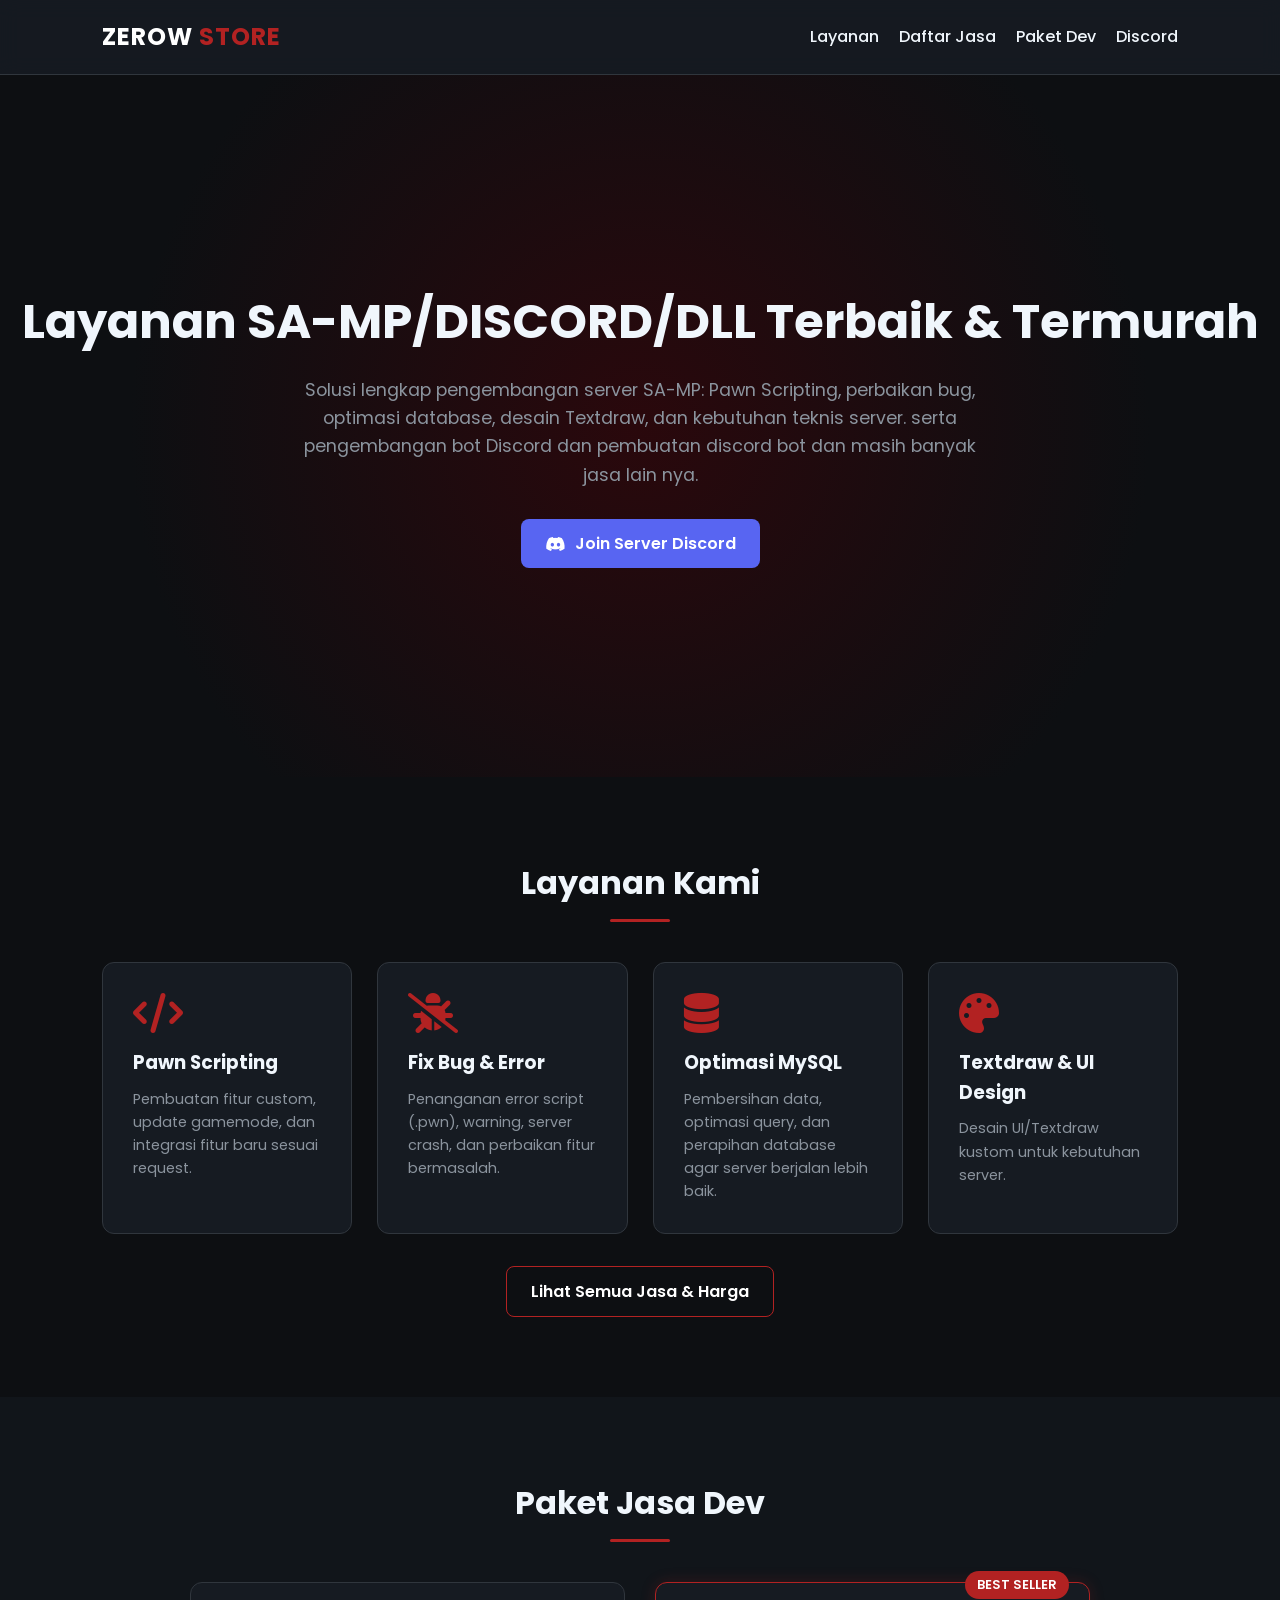
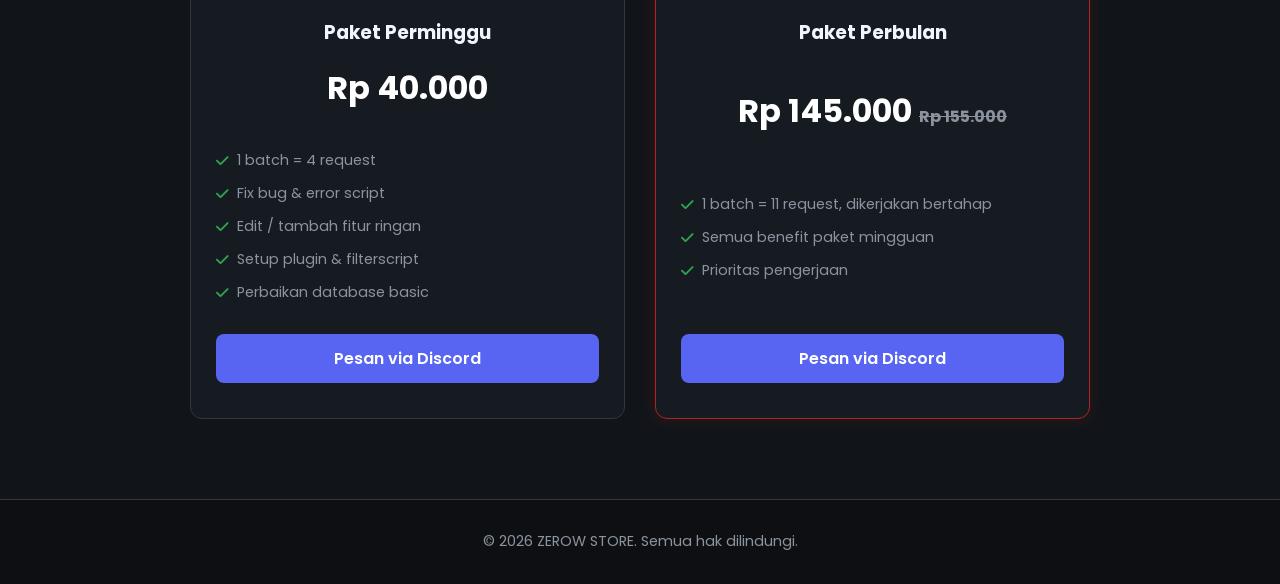
<file: index.html>
<!DOCTYPE html>
<html lang="id">
<head>
    <meta charset="UTF-8">
    <meta name="viewport" content="width=device-width, initial-scale=1.0">
    <meta name="description" content="ZEROW STORE menyediakan jasa pengembangan SA-MP, Discord, bot, mapping, dan hosting.">
    <title>ZEROW STORE - SA-MP Development &amp; Services</title>
    <link rel="preconnect" href="https://fonts.googleapis.com">
    <link rel="preconnect" href="https://fonts.gstatic.com" crossorigin>
    <link href="https://fonts.googleapis.com/css2?family=Poppins:wght@300;400;500;600;700&display=swap" rel="stylesheet">
    <link rel="stylesheet" href="https://cdnjs.cloudflare.com/ajax/libs/font-awesome/6.4.0/css/all.min.css">
    <link rel="stylesheet" href="style.css">
</head>
<body>
    <header class="site-header">
        <a class="logo" href="index.html">ZEROW <span>STORE</span></a>
        <button class="menu-toggle" type="button" aria-label="Buka menu navigasi" aria-controls="main-navigation" aria-expanded="false">
            <span></span>
            <span></span>
            <span></span>
        </button>
        <nav class="site-nav" id="main-navigation" aria-label="Navigasi utama">
            <div class="site-nav-inner">
                <a href="#services">Layanan</a>
                <a href="jasa.html">Daftar Jasa</a>
                <a href="#pricing">Paket Dev</a>
                <a href="https://discord.gg/tj6XQ7X7kJ" target="_blank" rel="noopener noreferrer">Discord</a>
            </div>
        </nav>
    </header>

    <main>
        <section class="hero">
            <h1>Layanan SA-MP/DISCORD/DLL Terbaik & Termurah</h1>
            <p>Solusi lengkap pengembangan server SA-MP: Pawn Scripting, perbaikan bug, optimasi database, desain Textdraw, dan kebutuhan teknis server. serta pengembangan bot Discord dan pembuatan discord bot dan masih banyak jasa lain nya.</p>
            <a href="https://discord.gg/tj6XQ7X7kJ" target="_blank" rel="noopener noreferrer" class="btn-discord">
                <i class="fa-brands fa-discord" aria-hidden="true"></i> Join Server Discord
            </a>
        </section>

        <section id="services">
            <h2 class="section-title">Layanan Kami</h2>
            <div class="services-grid">
                <article class="service-card">
                    <i class="fa-solid fa-code" aria-hidden="true"></i>
                    <h3>Pawn Scripting</h3>
                    <p>Pembuatan fitur custom, update gamemode, dan integrasi fitur baru sesuai request.</p>
                </article>
                <article class="service-card">
                    <i class="fa-solid fa-bug-slash" aria-hidden="true"></i>
                    <h3>Fix Bug &amp; Error</h3>
                    <p>Penanganan error script (.pwn), warning, server crash, dan perbaikan fitur bermasalah.</p>
                </article>
                <article class="service-card">
                    <i class="fa-solid fa-database" aria-hidden="true"></i>
                    <h3>Optimasi MySQL</h3>
                    <p>Pembersihan data, optimasi query, dan perapihan database agar server berjalan lebih baik.</p>
                </article>
                <article class="service-card">
                    <i class="fa-solid fa-palette" aria-hidden="true"></i>
                    <h3>Textdraw &amp; UI Design</h3>
                    <p>Desain UI/Textdraw kustom untuk kebutuhan server.</p>
                </article>
            </div>
            <div class="section-action">
                <a href="jasa.html" class="btn-secondary">Lihat Semua Jasa &amp; Harga</a>
            </div>
        </section>

        <section id="pricing" class="pricing-section">
            <h2 class="section-title">Paket Jasa Dev</h2>
            <div class="pricing-grid">
                <article class="pricing-card">
                    <h3>Paket Perminggu</h3>
                    <div class="price">Rp 40.000</div>
                    <ul class="features-list">
                        <li><i class="fa-solid fa-check" aria-hidden="true"></i> 1 batch = 4 request</li>
                        <li><i class="fa-solid fa-check" aria-hidden="true"></i> Fix bug &amp; error script</li>
                        <li><i class="fa-solid fa-check" aria-hidden="true"></i> Edit / tambah fitur ringan</li>
                        <li><i class="fa-solid fa-check" aria-hidden="true"></i> Setup plugin &amp; filterscript</li>
                        <li><i class="fa-solid fa-check" aria-hidden="true"></i> Perbaikan database basic</li>
                    </ul>
                    <a href="https://discord.gg/tj6XQ7X7kJ" target="_blank" rel="noopener noreferrer" class="btn-discord">Pesan via Discord</a>
                </article>
                <article class="pricing-card featured">
                    <span class="badge">BEST SELLER</span>
                    <h3>Paket Perbulan</h3>
                    <div class="price">Rp 145.000 <del>Rp 155.000</del></div>
                    <ul class="features-list">
                        <li><i class="fa-solid fa-check" aria-hidden="true"></i> 1 batch = 11 request, dikerjakan bertahap</li>
                        <li><i class="fa-solid fa-check" aria-hidden="true"></i> Semua benefit paket mingguan</li>
                        <li><i class="fa-solid fa-check" aria-hidden="true"></i> Prioritas pengerjaan</li>
                    </ul>
                    <a href="https://discord.gg/tj6XQ7X7kJ" target="_blank" rel="noopener noreferrer" class="btn-discord">Pesan via Discord</a>
                </article>
            </div>
        </section>
    </main>

    <footer>
        <p>&copy; 2026 ZEROW STORE. Semua hak dilindungi.</p>
    </footer>
    <script src="navigation.js" defer></script>
</body>
</html>
</file>
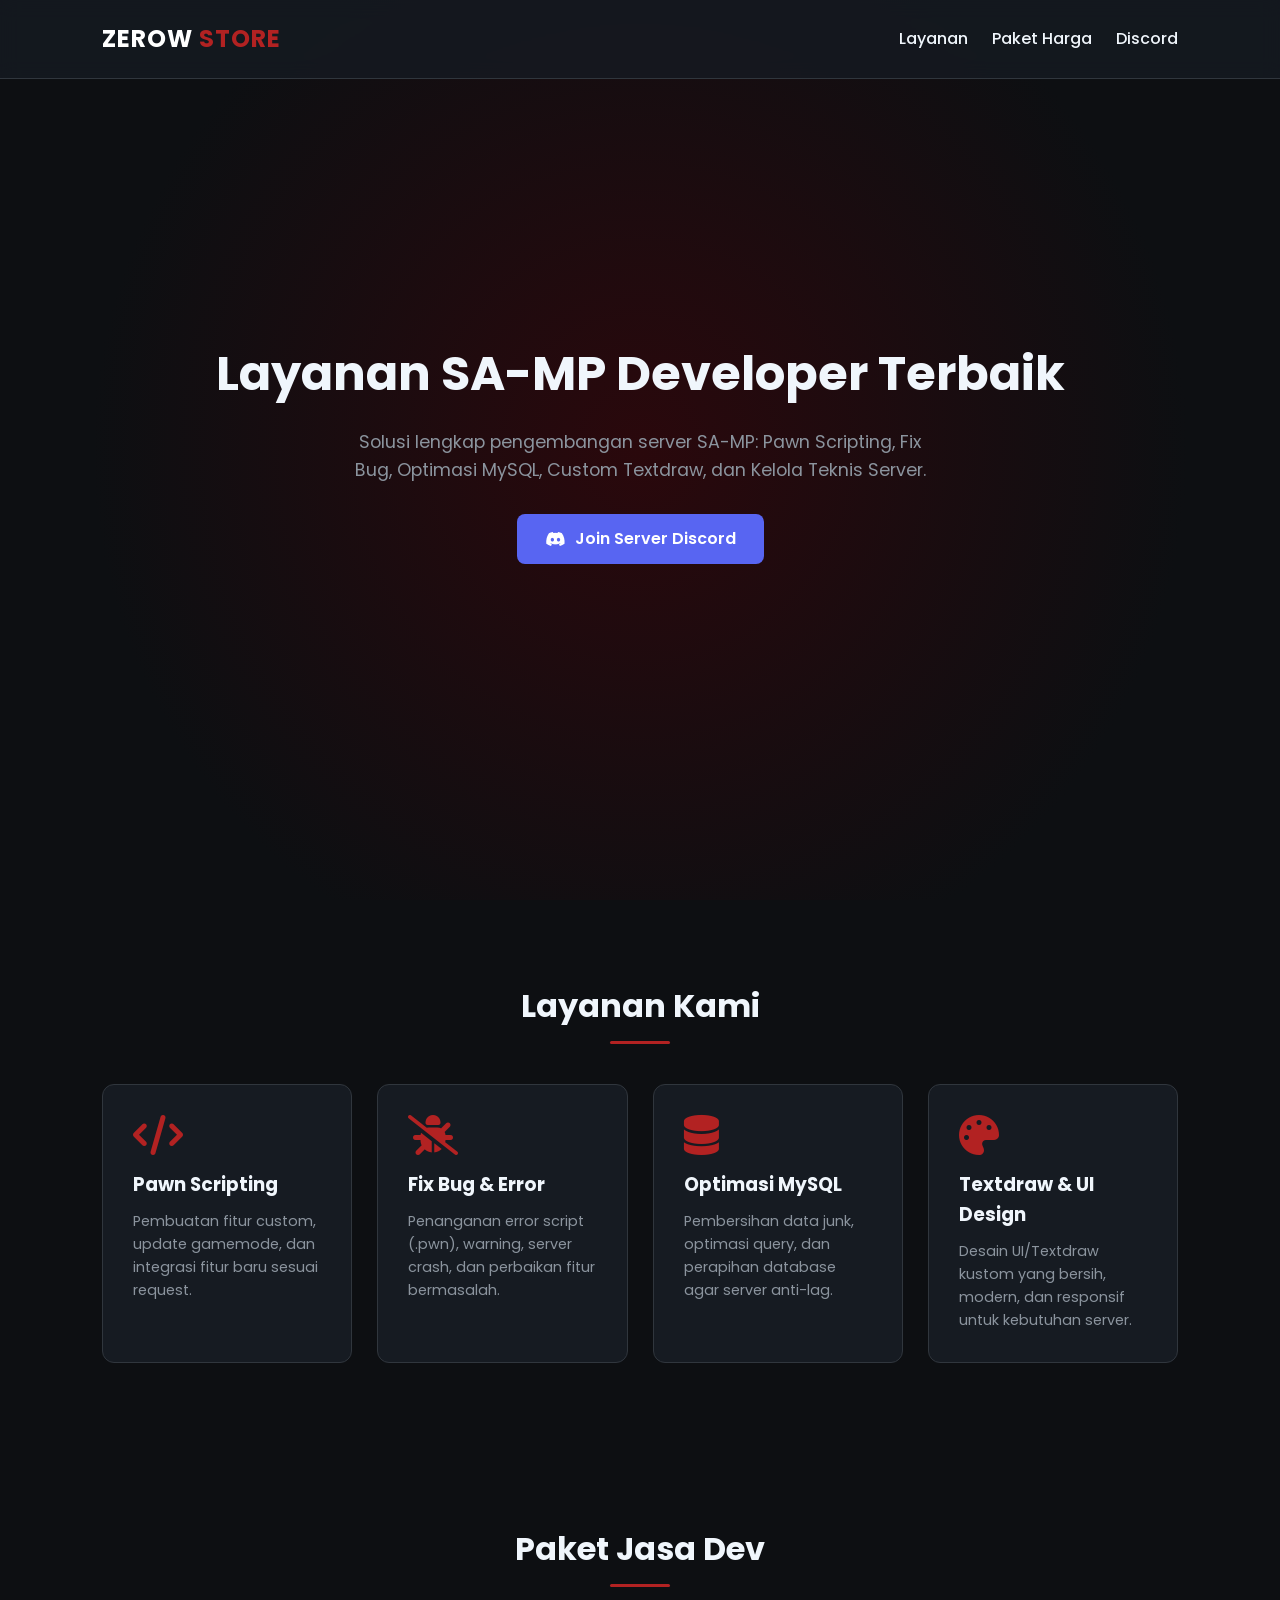
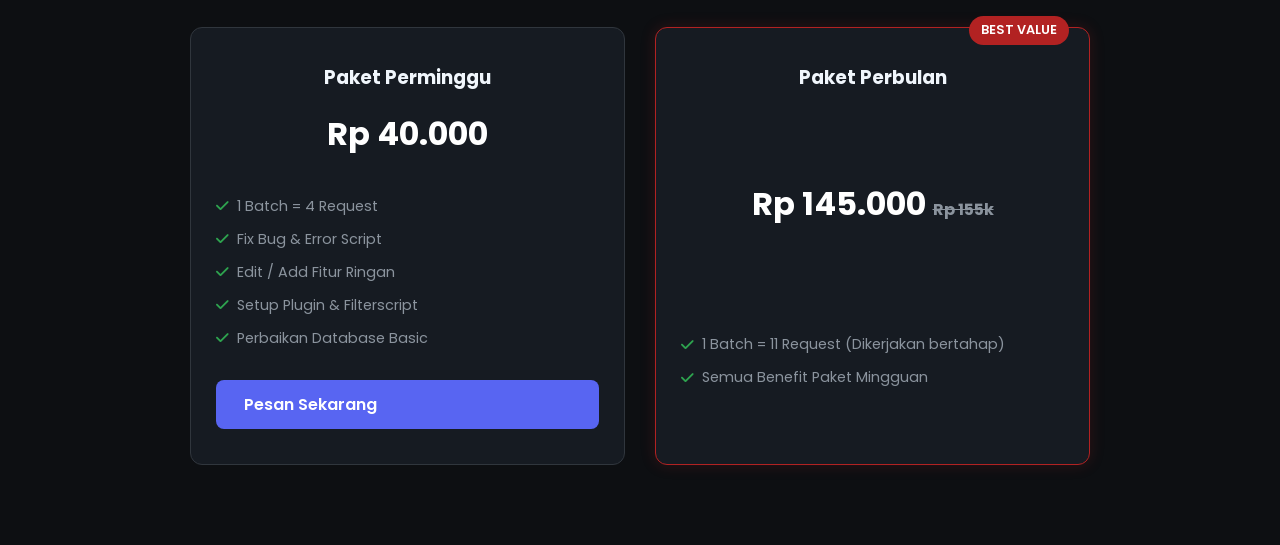
<file: Home.html>
<!DOCTYPE html>
<html lang="id">
<head>
    <meta charset="UTF-8">
    <meta name="viewport" content="width=device-width, initial-scale=1.0">
    <title>ZEROW STORE - SA-MP Development & Services</title>
    <!-- Google Fonts & Font Awesome Icons -->
    <link href="https://fonts.googleapis.com/css2?family=Poppins:wght@300;400;600;700&display=swap" rel="stylesheet">
    <link rel="stylesheet" href="https://cdnjs.cloudflare.com/ajax/libs/font-awesome/6.4.0/css/all.min.css">
    
    <style>
        :root {
            --bg-color: #0d0f12;
            --card-bg: #161b22;
            --accent-color: #8b0000;
            --accent-hover: #b22222;
            --text-color: #f0f6fc;
            --text-secondary: #8b949e;
            --border-color: #30363d;
        }

        * {
            margin: 0;
            padding: 0;
            box-sizing: border-box;
            font-family: 'Poppins', sans-serif;
        }

        body {
            background-color: var(--bg-color);
            color: var(--text-color);
            line-height: 1.6;
        }

        /* Header / Navbar */
        header {
            display: flex;
            justify-content: space-between;
            align-items: center;
            padding: 20px 8%;
            background: rgba(22, 27, 34, 0.8);
            backdrop-filter: blur(10px);
            position: fixed;
            width: 100%;
            top: 0;
            z-index: 1000;
            border-bottom: 1px solid var(--border-color);
        }

        .logo {
            font-size: 1.5rem;
            font-weight: 700;
            color: #fff;
            letter-spacing: 1px;
        }

        .logo span {
            color: var(--accent-hover);
        }

        nav a {
            color: var(--text-color);
            text-decoration: none;
            margin-left: 20px;
            font-weight: 500;
            transition: 0.3s;
        }

        nav a:hover {
            color: var(--accent-hover);
        }

        /* Hero Section */
        .hero {
            height: 100vh;
            display: flex;
            flex-direction: column;
            justify-content: center;
            align-items: center;
            text-align: center;
            padding: 0 20px;
            background: radial-gradient(circle at center, #2a080c 0%, var(--bg-color) 70%);
        }

        .hero h1 {
            font-size: 3rem;
            margin-bottom: 15px;
            font-weight: 700;
        }

        .hero p {
            font-size: 1.1rem;
            color: var(--text-secondary);
            max-width: 600px;
            margin-bottom: 30px;
        }

        .btn-discord {
            display: inline-flex;
            align-items: center;
            gap: 10px;
            background-color: #5865F2;
            color: #fff;
            padding: 12px 28px;
            border-radius: 8px;
            text-decoration: none;
            font-weight: 600;
            transition: 0.3s;
        }

        .btn-discord:hover {
            background-color: #4752C4;
            transform: translateY(-2px);
        }

        /* Sections */
        section {
            padding: 80px 8%;
        }

        .section-title {
            text-align: center;
            font-size: 2rem;
            margin-bottom: 40px;
            position: relative;
        }

        .section-title::after {
            content: '';
            width: 60px;
            height: 3px;
            background: var(--accent-hover);
            display: block;
            margin: 10px auto 0;
            border-radius: 2px;
        }

        /* Services Grid */
        .services-grid {
            display: grid;
            grid-template-columns: repeat(auto-fit, minmax(250px, 1fr));
            gap: 25px;
        }

        .service-card {
            background: var(--card-bg);
            padding: 30px;
            border-radius: 12px;
            border: 1px solid var(--border-color);
            transition: 0.3s;
        }

        .service-card:hover {
            transform: translateY(-5px);
            border-color: var(--accent-hover);
        }

        .service-card i {
            font-size: 2.5rem;
            color: var(--accent-hover);
            margin-bottom: 15px;
        }

        .service-card h3 {
            margin-bottom: 10px;
        }

        .service-card p {
            color: var(--text-secondary);
            font-size: 0.9rem;
        }

        /* Pricing Section */
        .pricing-grid {
            display: grid;
            grid-template-columns: repeat(auto-fit, minmax(280px, 1fr));
            gap: 30px;
            max-width: 900px;
            margin: 0 auto;
        }

        .pricing-card {
            background: var(--card-bg);
            border: 1px solid var(--border-color);
            border-radius: 12px;
            padding: 35px 25px;
            text-align: center;
            position: relative;
            display: flex;
            flex-direction: column;
            justify-content: space-between;
        }

        .pricing-card.featured {
            border-color: var(--accent-hover);
            box-shadow: 0 0 15px rgba(178, 34, 34, 0.2);
        }

        .badge {
            position: absolute;
            top: -12px;
            right: 20px;
            background: var(--accent-hover);
            color: #fff;
            padding: 4px 12px;
            font-size: 0.8rem;
            font-weight: 600;
            border-radius: 20px;
        }

        .price {
            font-size: 2rem;
            font-weight: 700;
            margin: 15px 0;
            color: #fff;
        }

        .price del {
            font-size: 1rem;
            color: var(--text-secondary);
        }

        .features-list {
            list-style: none;
            text-align: left;
            margin: 20px 0;
            font-size: 0.9rem;
            color: var(--text-secondary);
        }

        .features-list li {
            margin-bottom: 10px;
            display: flex;
            align-items: center;
            gap: 8px;
        }

        .features-list i {
            color: #2ea44f;
        }

        /* Footer */
        footer {
            text-align: center;
            padding: 30px;
            border-top: 1px solid var(--border-color);
            color: var(--text-secondary);
            font-size: 0.9rem;
        }

        /* Responsive */
        @media (max-width: 768px) {
            .hero h1 { font-size: 2.2rem; }
            header { padding: 15px 5%; }
            section { padding: 60px 5%; }
        }
    </style>
</head>
<body>

    <!-- Header / Navbar -->
    <header>
        <div class="logo">ZEROW <span>STORE</span></div>
        <nav>
            <a href="#services">Layanan</a>
            <a href="#pricing">Paket Harga</a>
            <a href="https://discord.gg/your-link" target="_blank">Discord</a>
        </nav>
    </header>

    <!-- Hero Section -->
    <div class="hero">
        <h1>Layanan SA-MP Developer Terbaik</h1>
        <p>Solusi lengkap pengembangan server SA-MP: Pawn Scripting, Fix Bug, Optimasi MySQL, Custom Textdraw, dan Kelola Teknis Server.</p>
        <a href="https://discord.gg/your-link" target="_blank" class="btn-discord">
            <i class="fa-brands fa-discord"></i> Join Server Discord
        </a>
    </div>

    <!-- Services Section -->
    <section id="services">
        <h2 class="section-title">Layanan Kami</h2>
        <div class="services-grid">
            <div class="service-card">
                <i class="fa-solid fa-code"></i>
                <h3>Pawn Scripting</h3>
                <p>Pembuatan fitur custom, update gamemode, dan integrasi fitur baru sesuai request.</p>
            </div>
            <div class="service-card">
                <i class="fa-solid fa-bug-slash"></i>
                <h3>Fix Bug & Error</h3>
                <p>Penanganan error script (.pwn), warning, server crash, dan perbaikan fitur bermasalah.</p>
            </div>
            <div class="service-card">
                <i class="fa-solid fa-database"></i>
                <h3>Optimasi MySQL</h3>
                <p>Pembersihan data junk, optimasi query, dan perapihan database agar server anti-lag.</p>
            </div>
            <div class="service-card">
                <i class="fa-solid fa-palette"></i>
                <h3>Textdraw & UI Design</h3>
                <p>Desain UI/Textdraw kustom yang bersih, modern, dan responsif untuk kebutuhan server.</p>
            </div>
        </div>
    </section>

    <!-- Pricing Section -->
    <section id="pricing">
        <h2 class="section-title">Paket Jasa Dev</h2>
        <div class="pricing-grid">
            <!-- Paket Mingguan -->
            <div class="pricing-card">
                <h3>Paket Perminggu</h3>
                <div class="price">Rp 40.000</div>
                <ul class="features-list">
                    <li><i class="fa-solid fa-check"></i> 1 Batch = 4 Request</li>
                    <li><i class="fa-solid fa-check"></i> Fix Bug & Error Script</li>
                    <li><i class="fa-solid fa-check"></i> Edit / Add Fitur Ringan</li>
                    <li><i class="fa-solid fa-check"></i> Setup Plugin & Filterscript</li>
                    <li><i class="fa-solid fa-check"></i> Perbaikan Database Basic</li>
                </ul>
                <a href="https://discord.gg/your-link" target="_blank" class="btn-discord">Pesan Sekarang</a>
            </div>

            <!-- Paket Bulanan -->
            <div class="pricing-card featured">
                <span class="badge">BEST VALUE</span>
                <h3>Paket Perbulan</h3>
                <div class="price">Rp 145.000 <del>Rp 155k</del></div>
                <ul class="features-list">
                    <li><i class="fa-solid fa-check"></i> 1 Batch = 11 Request (Dikerjakan bertahap)</li>
                    <li><i class="fa-solid fa-check"></i> Semua Benefit Paket Mingguan</li>
                    <li><i class="fa-
</file>
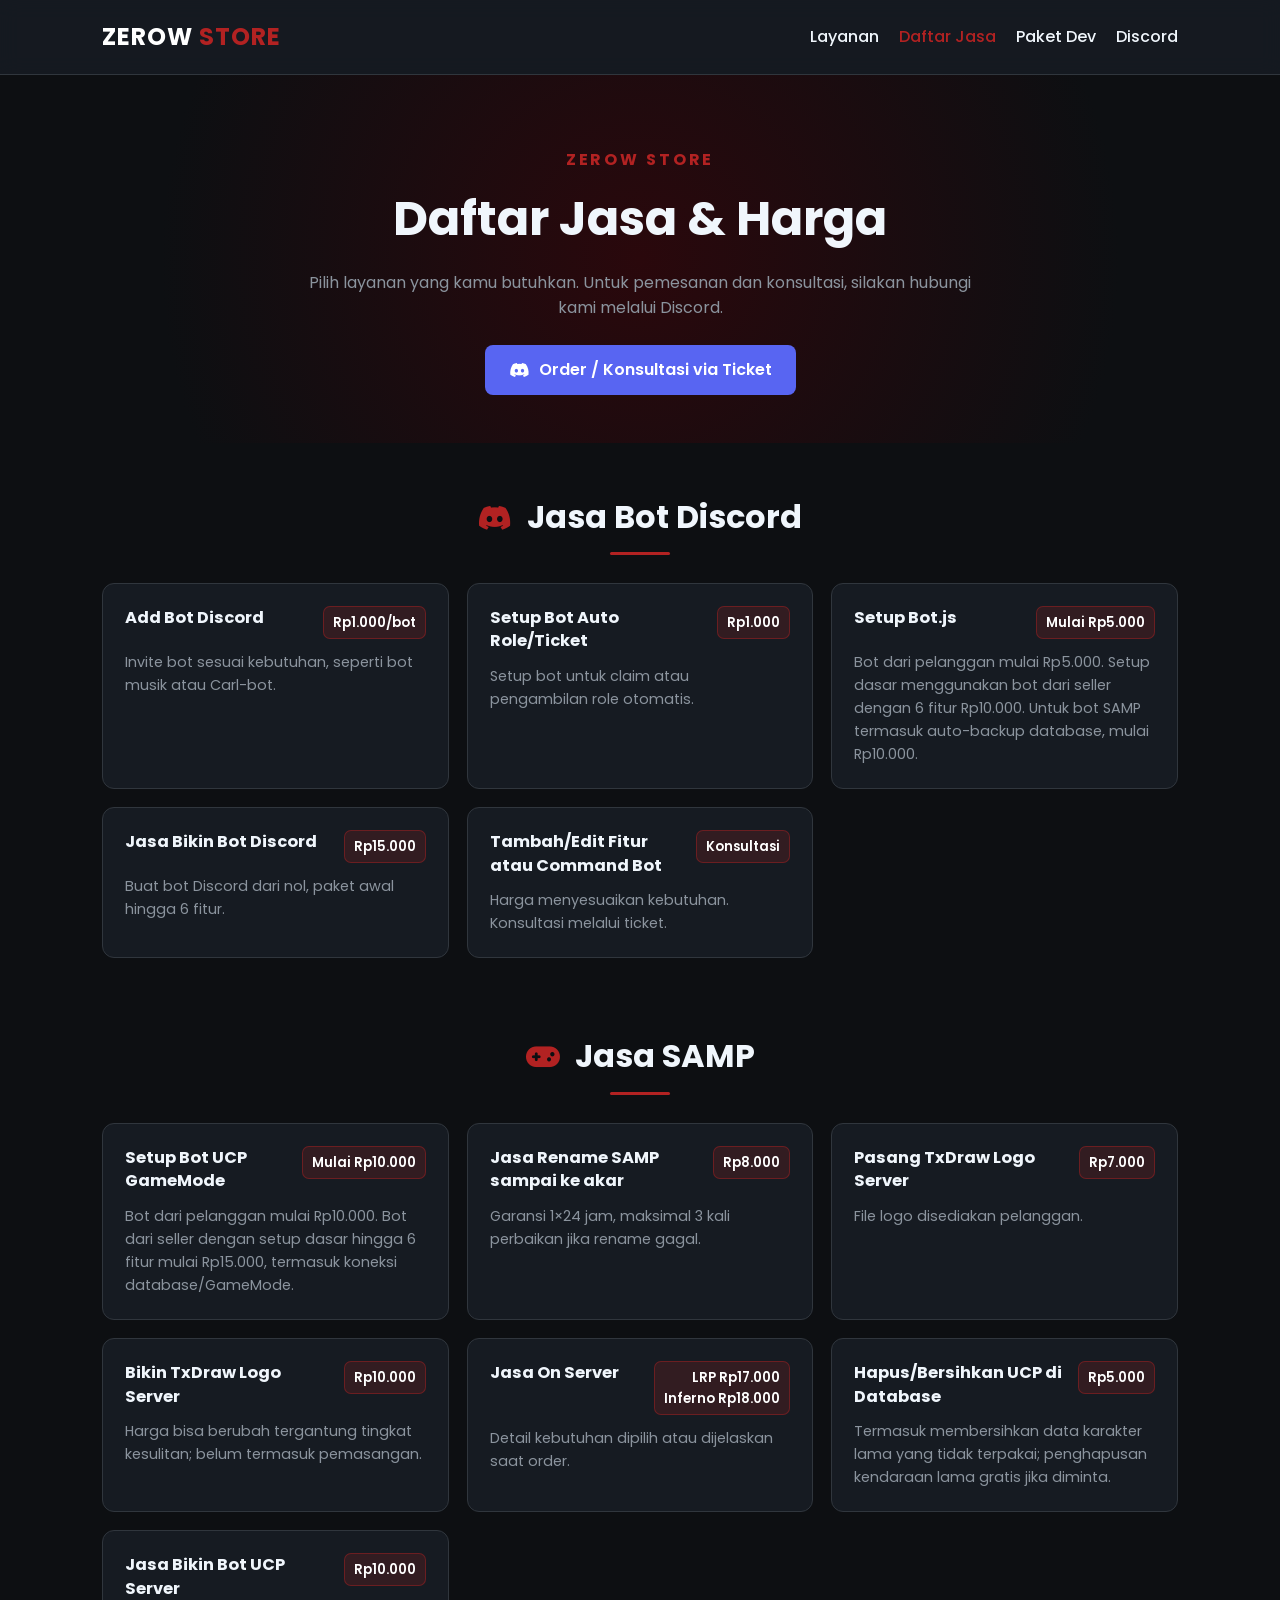
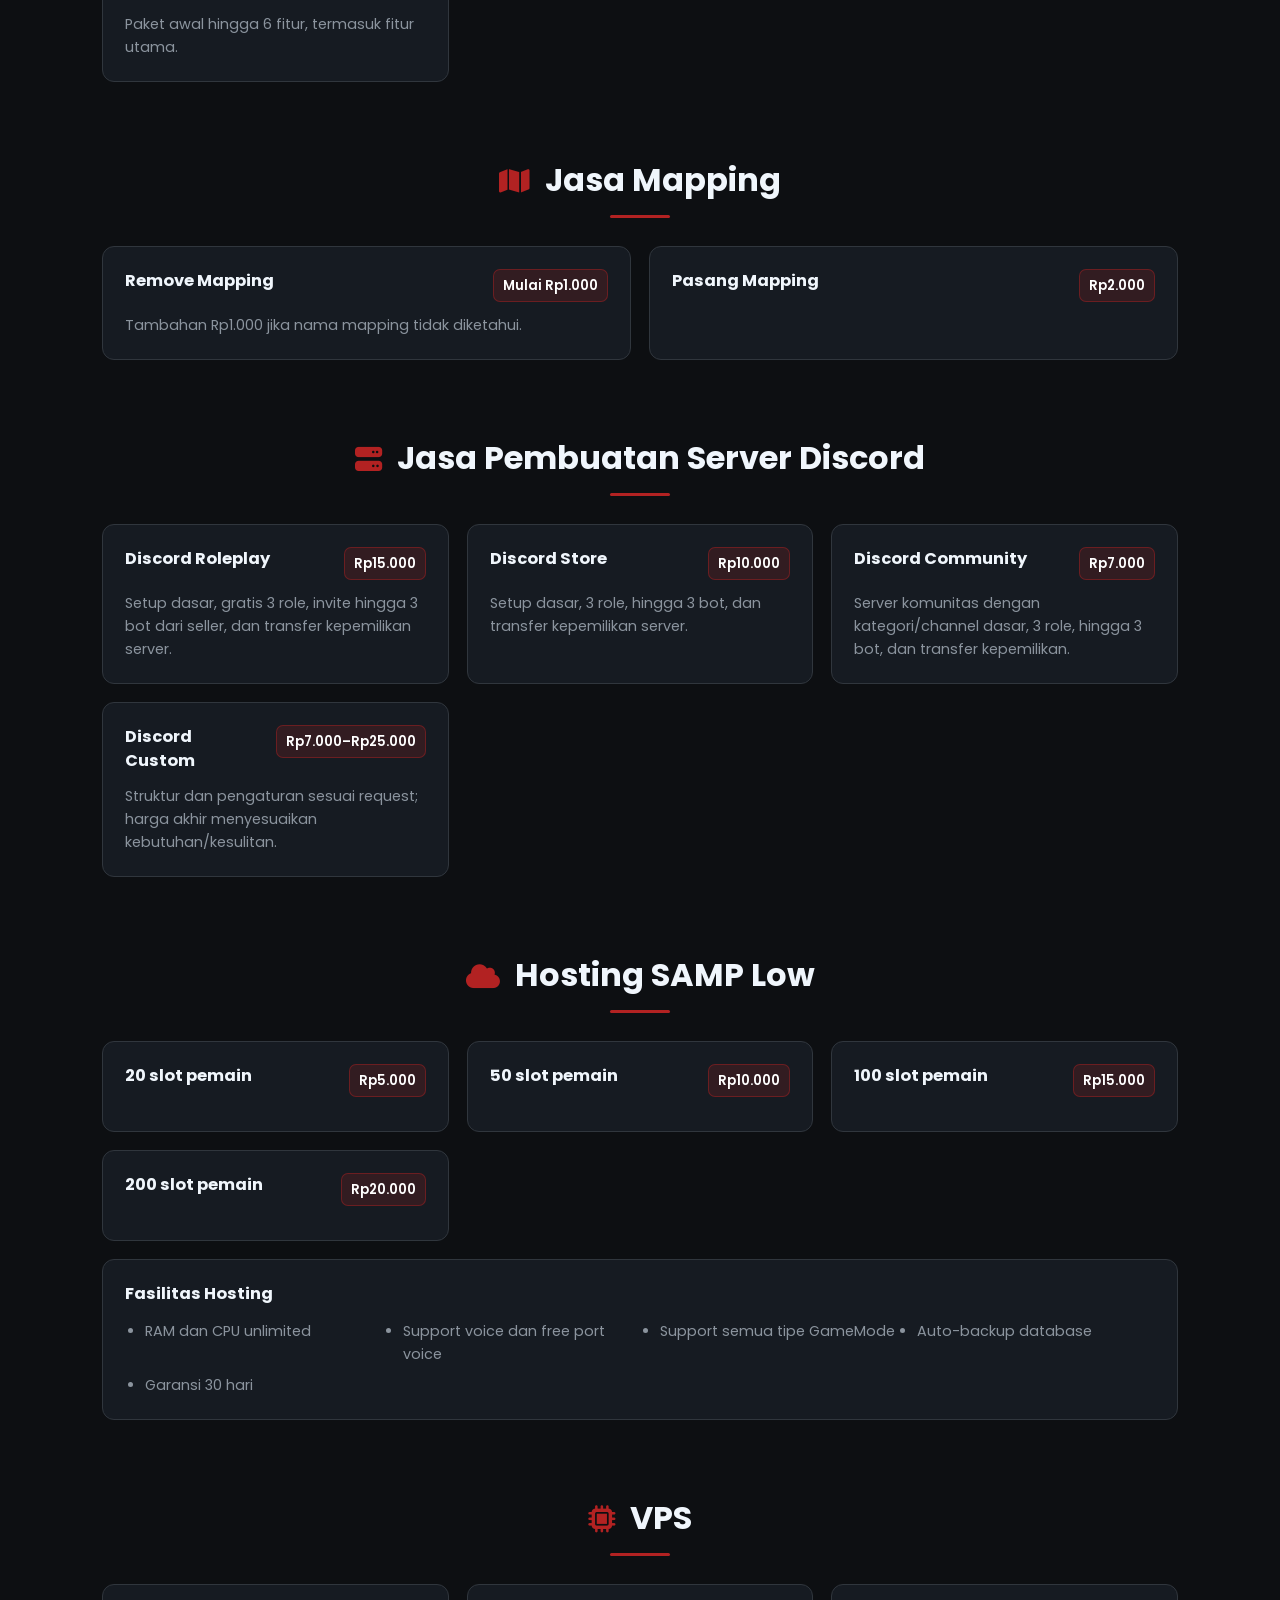
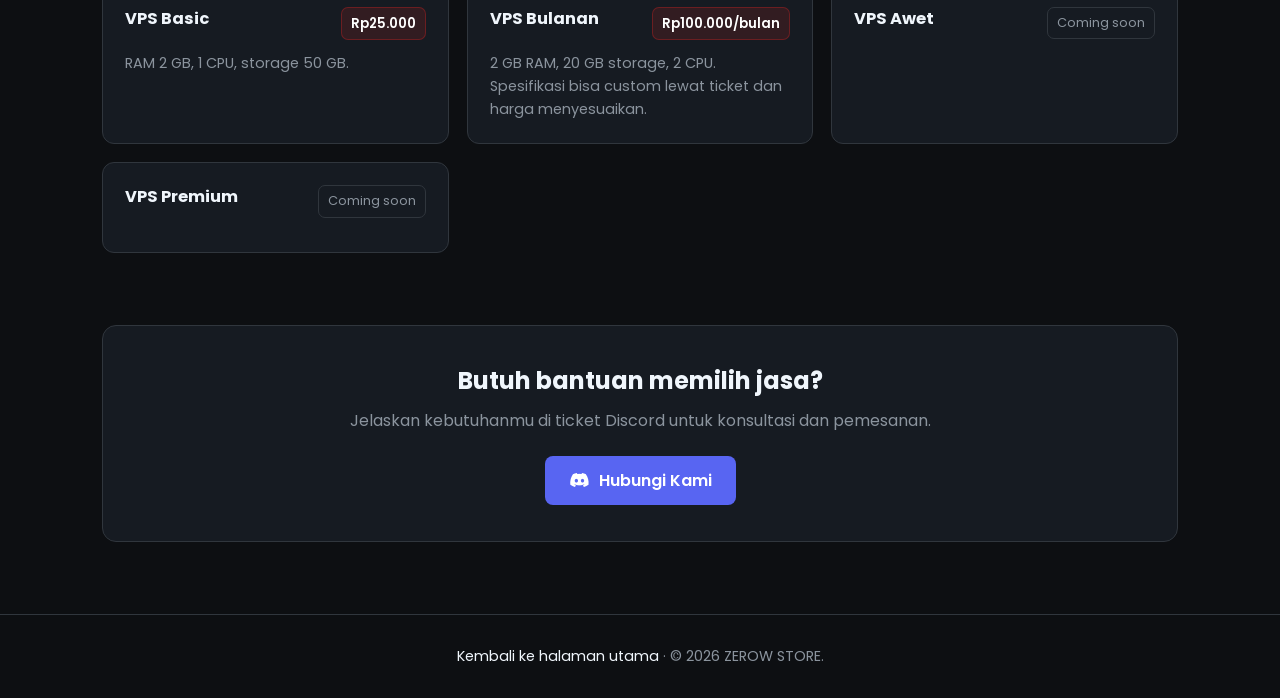
<file: jasa.html>
<!DOCTYPE html>
<html lang="id">
<head>
    <meta charset="UTF-8">
    <meta name="viewport" content="width=device-width, initial-scale=1.0">
    <meta name="description" content="Daftar jasa dan harga ZEROW STORE untuk Discord, SA-MP, mapping, hosting, dan VPS.">
    <title>Daftar Jasa &amp; Harga - ZEROW STORE</title>
    <link rel="preconnect" href="https://fonts.googleapis.com">
    <link rel="preconnect" href="https://fonts.gstatic.com" crossorigin>
    <link href="https://fonts.googleapis.com/css2?family=Poppins:wght@300;400;500;600;700&display=swap" rel="stylesheet">
    <link rel="stylesheet" href="https://cdnjs.cloudflare.com/ajax/libs/font-awesome/6.4.0/css/all.min.css">
    <link rel="stylesheet" href="style.css">
    <link rel="stylesheet" href="services.css">
</head>
<body>
    <header class="site-header">
        <a class="logo" href="index.html">ZEROW <span>STORE</span></a>
        <button class="menu-toggle" type="button" aria-label="Buka menu navigasi" aria-controls="main-navigation" aria-expanded="false">
            <span></span>
            <span></span>
            <span></span>
        </button>
        <nav class="site-nav" id="main-navigation" aria-label="Navigasi utama">
            <div class="site-nav-inner">
                <a href="index.html#services">Layanan</a>
                <a href="jasa.html" aria-current="page">Daftar Jasa</a>
                <a href="index.html#pricing">Paket Dev</a>
                <a href="https://discord.gg/tj6XQ7X7kJ" target="_blank" rel="noopener noreferrer">Discord</a>
            </div>
        </nav>
    </header>

    <main class="catalog">
        <section class="catalog-hero">
            <p class="eyebrow">ZEROW STORE</p>
            <h1>Daftar Jasa &amp; Harga</h1>
            <p>Pilih layanan yang kamu butuhkan. Untuk pemesanan dan konsultasi, silakan hubungi kami melalui Discord.</p>
            <a href="https://discord.gg/tj6XQ7X7kJ" target="_blank" rel="noopener noreferrer" class="btn-discord">
                <i class="fa-brands fa-discord" aria-hidden="true"></i> Order / Konsultasi via Ticket
            </a>
        </section>

        <section class="catalog-section" aria-labelledby="discord-services">
            <h2 class="section-title" id="discord-services"><i class="fa-brands fa-discord" aria-hidden="true"></i> Jasa Bot Discord</h2>
            <div class="catalog-grid">
                <article class="catalog-card">
                    <div class="card-heading"><h3>Add Bot Discord</h3><span class="service-price">Rp1.000/bot</span></div>
                    <p>Invite bot sesuai kebutuhan, seperti bot musik atau Carl-bot.</p>
                </article>
                <article class="catalog-card">
                    <div class="card-heading"><h3>Setup Bot Auto Role/Ticket</h3><span class="service-price">Rp1.000</span></div>
                    <p>Setup bot untuk claim atau pengambilan role otomatis.</p>
                </article>
                <article class="catalog-card">
                    <div class="card-heading"><h3>Setup Bot.js</h3><span class="service-price">Mulai Rp5.000</span></div>
                    <p>Bot dari pelanggan mulai Rp5.000. Setup dasar menggunakan bot dari seller dengan 6 fitur Rp10.000. Untuk bot SAMP termasuk auto-backup database, mulai Rp10.000.</p>
                </article>
                <article class="catalog-card">
                    <div class="card-heading"><h3>Jasa Bikin Bot Discord</h3><span class="service-price">Rp15.000</span></div>
                    <p>Buat bot Discord dari nol, paket awal hingga 6 fitur.</p>
                </article>
                <article class="catalog-card">
                    <div class="card-heading"><h3>Tambah/Edit Fitur atau Command Bot</h3><span class="service-price">Konsultasi</span></div>
                    <p>Harga menyesuaikan kebutuhan. Konsultasi melalui ticket.</p>
                </article>
            </div>
        </section>

        <section class="catalog-section" aria-labelledby="samp-services">
            <h2 class="section-title" id="samp-services"><i class="fa-solid fa-gamepad" aria-hidden="true"></i> Jasa SAMP</h2>
            <div class="catalog-grid">
                <article class="catalog-card">
                    <div class="card-heading"><h3>Setup Bot UCP GameMode</h3><span class="service-price">Mulai Rp10.000</span></div>
                    <p>Bot dari pelanggan mulai Rp10.000. Bot dari seller dengan setup dasar hingga 6 fitur mulai Rp15.000, termasuk koneksi database/GameMode.</p>
                </article>
                <article class="catalog-card">
                    <div class="card-heading"><h3>Jasa Rename SAMP sampai ke akar</h3><span class="service-price">Rp8.000</span></div>
                    <p>Garansi 1×24 jam, maksimal 3 kali perbaikan jika rename gagal.</p>
                </article>
                <article class="catalog-card">
                    <div class="card-heading"><h3>Pasang TxDraw Logo Server</h3><span class="service-price">Rp7.000</span></div>
                    <p>File logo disediakan pelanggan.</p>
                </article>
                <article class="catalog-card">
                    <div class="card-heading"><h3>Bikin TxDraw Logo Server</h3><span class="service-price">Rp10.000</span></div>
                    <p>Harga bisa berubah tergantung tingkat kesulitan; belum termasuk pemasangan.</p>
                </article>
                <article class="catalog-card">
                    <div class="card-heading"><h3>Jasa On Server</h3><span class="service-price">LRP Rp17.000<br>Inferno Rp18.000</span></div>
                    <p>Detail kebutuhan dipilih atau dijelaskan saat order.</p>
                </article>
                <article class="catalog-card">
                    <div class="card-heading"><h3>Hapus/Bersihkan UCP di Database</h3><span class="service-price">Rp5.000</span></div>
                    <p>Termasuk membersihkan data karakter lama yang tidak terpakai; penghapusan kendaraan lama gratis jika diminta.</p>
                </article>
                <article class="catalog-card">
                    <div class="card-heading"><h3>Jasa Bikin Bot UCP Server</h3><span class="service-price">Rp10.000</span></div>
                    <p>Paket awal hingga 6 fitur, termasuk fitur utama.</p>
                </article>
            </div>
        </section>

        <section class="catalog-section" aria-labelledby="mapping-services">
            <h2 class="section-title" id="mapping-services"><i class="fa-solid fa-map" aria-hidden="true"></i> Jasa Mapping</h2>
            <div class="catalog-grid">
                <article class="catalog-card">
                    <div class="card-heading"><h3>Remove Mapping</h3><span class="service-price">Mulai Rp1.000</span></div>
                    <p>Tambahan Rp1.000 jika nama mapping tidak diketahui.</p>
                </article>
                <article class="catalog-card">
                    <div class="card-heading"><h3>Pasang Mapping</h3><span class="service-price">Rp2.000</span></div>
                </article>
            </div>
        </section>

        <section class="catalog-section" aria-labelledby="discord-server-services">
            <h2 class="section-title" id="discord-server-services"><i class="fa-solid fa-server" aria-hidden="true"></i> Jasa Pembuatan Server Discord</h2>
            <div class="catalog-grid">
                <article class="catalog-card">
                    <div class="card-heading"><h3>Discord Roleplay</h3><span class="service-price">Rp15.000</span></div>
                    <p>Setup dasar, gratis 3 role, invite hingga 3 bot dari seller, dan transfer kepemilikan server.</p>
                </article>
                <article class="catalog-card">
                    <div class="card-heading"><h3>Discord Store</h3><span class="service-price">Rp10.000</span></div>
                    <p>Setup dasar, 3 role, hingga 3 bot, dan transfer kepemilikan server.</p>
                </article>
                <article class="catalog-card">
                    <div class="card-heading"><h3>Discord Community</h3><span class="service-price">Rp7.000</span></div>
                    <p>Server komunitas dengan kategori/channel dasar, 3 role, hingga 3 bot, dan transfer kepemilikan.</p>
                </article>
                <article class="catalog-card">
                    <div class="card-heading"><h3>Discord Custom</h3><span class="service-price">Rp7.000–Rp25.000</span></div>
                    <p>Struktur dan pengaturan sesuai request; harga akhir menyesuaikan kebutuhan/kesulitan.</p>
                </article>
            </div>
        </section>

        <section class="catalog-section" aria-labelledby="hosting-services">
            <h2 class="section-title" id="hosting-services"><i class="fa-solid fa-cloud" aria-hidden="true"></i> Hosting SAMP Low</h2>
            <div class="catalog-grid">
                <article class="catalog-card">
                    <div class="card-heading"><h3>20 slot pemain</h3><span class="service-price">Rp5.000</span></div>
                </article>
                <article class="catalog-card">
                    <div class="card-heading"><h3>50 slot pemain</h3><span class="service-price">Rp10.000</span></div>
                </article>
                <article class="catalog-card">
                    <div class="card-heading"><h3>100 slot pemain</h3><span class="service-price">Rp15.000</span></div>
                </article>
                <article class="catalog-card">
                    <div class="card-heading"><h3>200 slot pemain</h3><span class="service-price">Rp20.000</span></div>
                </article>
                <article class="catalog-card catalog-card-wide">
                    <h3>Fasilitas Hosting</h3>
                    <ul class="catalog-features">
                        <li>RAM dan CPU unlimited</li>
                        <li>Support voice dan free port voice</li>
                        <li>Support semua tipe GameMode</li>
                        <li>Auto-backup database</li>
                        <li>Garansi 30 hari</li>
                    </ul>
                </article>
            </div>
        </section>

        <section class="catalog-section" aria-labelledby="vps-services">
            <h2 class="section-title" id="vps-services"><i class="fa-solid fa-microchip" aria-hidden="true"></i> VPS</h2>
            <div class="catalog-grid">
                <article class="catalog-card">
                    <div class="card-heading"><h3>VPS Basic</h3><span class="service-price">Rp25.000</span></div>
                    <p>RAM 2 GB, 1 CPU, storage 50 GB.</p>
                </article>
                <article class="catalog-card">
                    <div class="card-heading"><h3>VPS Bulanan</h3><span class="service-price">Rp100.000/bulan</span></div>
                    <p>2 GB RAM, 20 GB storage, 2 CPU. Spesifikasi bisa custom lewat ticket dan harga menyesuaikan.</p>
                </article>
                <article class="catalog-card">
                    <div class="card-heading"><h3>VPS Awet</h3><span class="coming-soon">Coming soon</span></div>
                </article>
                <article class="catalog-card">
                    <div class="card-heading"><h3>VPS Premium</h3><span class="coming-soon">Coming soon</span></div>
                </article>
            </div>
        </section>

        <div class="catalog-order">
            <h2>Butuh bantuan memilih jasa?</h2>
            <p>Jelaskan kebutuhanmu di ticket Discord untuk konsultasi dan pemesanan.</p>
            <a href="https://discord.gg/tj6XQ7X7kJ" target="_blank" rel="noopener noreferrer" class="btn-discord">
                <i class="fa-brands fa-discord" aria-hidden="true"></i> Hubungi Kami
            </a>
        </div>
    </main>

    <footer>
        <p><a href="index.html">Kembali ke halaman utama</a> &middot; &copy; 2026 ZEROW STORE.</p>
    </footer>
    <script src="navigation.js" defer></script>
</body>
</html>
</file>
<file: style.css>
:root {
    --bg-color: #0d0f12;
    --card-bg: #161b22;
    --accent-color: #8b0000;
    --accent-hover: #b22222;
    --text-color: #f0f6fc;
    --text-secondary: #8b949e;
    --border-color: #30363d;
}

* {
    margin: 0;
    padding: 0;
    box-sizing: border-box;
    font-family: "Poppins", sans-serif;
}

html {
    scroll-behavior: smooth;
}

body {
    background-color: var(--bg-color);
    color: var(--text-color);
    line-height: 1.6;
}

.site-header {
    display: flex;
    justify-content: space-between;
    align-items: center;
    gap: 24px;
    padding: 18px 8%;
    background: rgba(22, 27, 34, 0.92);
    backdrop-filter: blur(10px);
    position: sticky;
    top: 0;
    z-index: 1000;
    border-bottom: 1px solid var(--border-color);
}

.logo {
    color: #fff;
    font-size: 1.5rem;
    font-weight: 700;
    letter-spacing: 1px;
    text-decoration: none;
    white-space: nowrap;
}

.logo span {
    color: var(--accent-hover);
}

.site-nav {
    display: flex;
    flex-wrap: wrap;
    gap: 8px 20px;
}

.site-nav a {
    color: var(--text-color);
    text-decoration: none;
    font-weight: 500;
    transition: color 0.2s ease;
}

.site-nav a:hover,
.site-nav a[aria-current="page"] {
    color: var(--accent-hover);
}

.site-nav-inner {
    display: flex;
    flex-wrap: wrap;
    gap: 8px 20px;
}

.menu-toggle {
    display: none;
    width: 44px;
    height: 44px;
    position: relative;
    border: 1px solid var(--border-color);
    border-radius: 8px;
    background: var(--card-bg);
    cursor: pointer;
}

.menu-toggle span {
    position: absolute;
    top: 50%;
    left: 50%;
    width: 20px;
    height: 2px;
    border-radius: 2px;
    background: var(--text-color);
    transition: transform 0.3s cubic-bezier(0.2, 0.8, 0.2, 1), opacity 0.2s ease;
}

.menu-toggle span:first-child {
    transform: translate(-50%, -7px);
}

.menu-toggle span:nth-child(2) {
    transform: translate(-50%, -50%);
}

.menu-toggle span:last-child {
    transform: translate(-50%, 5px);
}

.menu-toggle[aria-expanded="true"] span:first-child {
    transform: translate(-50%, -50%) rotate(45deg);
}

.menu-toggle[aria-expanded="true"] span:nth-child(2) {
    opacity: 0;
    transform: translate(-50%, -50%) scaleX(0.4);
}

.menu-toggle[aria-expanded="true"] span:last-child {
    transform: translate(-50%, -50%) rotate(-45deg);
}

.hero {
    min-height: 78vh;
    display: flex;
    flex-direction: column;
    justify-content: center;
    align-items: center;
    text-align: center;
    padding: 90px 20px;
    background: radial-gradient(circle at center, #2a080c 0%, var(--bg-color) 70%);
}

.hero h1 {
    font-size: clamp(2.2rem, 5vw, 3rem);
    margin-bottom: 15px;
    font-weight: 700;
}

.hero p {
    font-size: 1.1rem;
    color: var(--text-secondary);
    max-width: 700px;
    margin-bottom: 30px;
}

.btn-discord,
.btn-secondary {
    display: inline-flex;
    align-items: center;
    justify-content: center;
    gap: 10px;
    color: #fff;
    padding: 12px 24px;
    border-radius: 8px;
    text-decoration: none;
    font-weight: 600;
    transition: 0.2s ease;
}

.btn-discord {
    background-color: #5865f2;
}

.btn-discord:hover {
    background-color: #4752c4;
    transform: translateY(-2px);
}

.btn-secondary {
    border: 1px solid var(--accent-hover);
    background: transparent;
}

.btn-secondary:hover {
    background: var(--accent-hover);
}

section {
    padding: 80px 8%;
}

.section-title {
    text-align: center;
    font-size: 2rem;
    margin-bottom: 40px;
}

.section-title::after {
    content: "";
    width: 60px;
    height: 3px;
    background: var(--accent-hover);
    display: block;
    margin: 10px auto 0;
    border-radius: 2px;
}

.services-grid,
.pricing-grid {
    display: grid;
    grid-template-columns: repeat(auto-fit, minmax(min(100%, 250px), 1fr));
    gap: 25px;
}

.service-card,
.pricing-card {
    background: var(--card-bg);
    border: 1px solid var(--border-color);
    border-radius: 12px;
}

.service-card {
    padding: 30px;
    transition: transform 0.2s ease, border-color 0.2s ease;
}

.service-card:hover {
    transform: translateY(-5px);
    border-color: var(--accent-hover);
}

.service-card > i {
    font-size: 2.5rem;
    color: var(--accent-hover);
    margin-bottom: 15px;
}

.service-card h3 {
    margin-bottom: 10px;
}

.service-card p {
    color: var(--text-secondary);
    font-size: 0.9rem;
}

.section-action {
    text-align: center;
    margin-top: 32px;
}

.pricing-section {
    background: #11151a;
}

.pricing-grid {
    max-width: 900px;
    margin: 0 auto;
    gap: 30px;
}

.pricing-card {
    padding: 35px 25px;
    text-align: center;
    position: relative;
    display: flex;
    flex-direction: column;
    justify-content: space-between;
}

.pricing-card.featured {
    border-color: var(--accent-hover);
    box-shadow: 0 0 15px rgba(178, 34, 34, 0.2);
}

.badge {
    position: absolute;
    top: -12px;
    right: 20px;
    background: var(--accent-hover);
    color: #fff;
    padding: 4px 12px;
    font-size: 0.8rem;
    font-weight: 600;
    border-radius: 20px;
}

.price {
    font-size: 2rem;
    font-weight: 700;
    margin: 15px 0;
    color: #fff;
}

.price del {
    font-size: 1rem;
    color: var(--text-secondary);
}

.features-list {
    list-style: none;
    text-align: left;
    margin: 20px 0;
    font-size: 0.9rem;
    color: var(--text-secondary);
}

.features-list li {
    margin-bottom: 10px;
    display: flex;
    align-items: flex-start;
    gap: 8px;
}

.features-list i {
    color: #2ea44f;
    margin-top: 5px;
}

footer {
    text-align: center;
    padding: 30px;
    border-top: 1px solid var(--border-color);
    color: var(--text-secondary);
    font-size: 0.9rem;
}

footer a {
    color: var(--text-color);
    text-decoration: none;
}

footer a:hover {
    color: var(--accent-hover);
}

@media (max-width: 768px) {
    .site-header {
        position: sticky;
        align-items: center;
        flex-direction: row;
        padding: 14px 5%;
        gap: 12px;
    }

    .menu-toggle {
        display: flex;
        flex: 0 0 auto;
        margin-left: auto;
    }

    .site-nav {
        display: grid;
        position: absolute;
        top: 100%;
        left: 0;
        right: 0;
        grid-template-rows: 0fr;
        padding: 0 5%;
        background: rgba(22, 27, 34, 0.98);
        border-bottom: 1px solid transparent;
        opacity: 0;
        visibility: hidden;
        transform: translateY(-8px);
        transition: grid-template-rows 0.35s cubic-bezier(0.2, 0.8, 0.2, 1), padding 0.35s ease, opacity 0.25s ease, transform 0.35s ease, border-color 0.25s ease, visibility 0s linear 0.35s;
    }

    .site-nav-inner {
        min-height: 0;
        flex-direction: column;
        flex-wrap: nowrap;
        gap: 0;
        overflow: hidden;
    }

    .site-nav.is-open {
        grid-template-rows: 1fr;
        padding: 8px 5% 14px;
        border-bottom-color: var(--border-color);
        opacity: 1;
        visibility: visible;
        transform: translateY(0);
        transition: grid-template-rows 0.35s cubic-bezier(0.2, 0.8, 0.2, 1), padding 0.35s ease, opacity 0.25s ease, transform 0.35s ease, border-color 0.25s ease, visibility 0s;
    }

    .site-nav-inner a {
        padding: 10px 0;
        text-align: center;
    }

    section {
        padding: 60px 5%;
    }

    .section-title {
        font-size: 1.7rem;
    }
}

@media (prefers-reduced-motion: reduce) {
    .menu-toggle span,
    .site-nav,
    .site-nav a {
        transition-duration: 0.01ms;
    }
}
</file>
<file: services.css>
.catalog {
    max-width: 1440px;
    margin: 0 auto;
}

.catalog-hero {
    text-align: center;
    padding: 72px 8% 48px;
    background: radial-gradient(circle at center, #2a080c 0%, var(--bg-color) 72%);
}

.catalog-hero .eyebrow {
    color: var(--accent-hover);
    font-weight: 700;
    letter-spacing: 0.18em;
    margin-bottom: 8px;
}

.catalog-hero h1 {
    font-size: clamp(2rem, 5vw, 3rem);
    margin-bottom: 12px;
}

.catalog-hero > p:not(.eyebrow) {
    max-width: 680px;
    color: var(--text-secondary);
    margin: 0 auto 24px;
}

.catalog-section {
    padding-top: 48px;
    padding-bottom: 24px;
}

.catalog-section .section-title {
    margin-bottom: 28px;
}

.catalog-section .section-title i {
    color: var(--accent-hover);
    font-size: 0.85em;
    margin-right: 8px;
}

.catalog-grid {
    display: grid;
    grid-template-columns: repeat(auto-fit, minmax(min(100%, 270px), 1fr));
    gap: 18px;
}

.catalog-card {
    background: var(--card-bg);
    border: 1px solid var(--border-color);
    border-radius: 12px;
    padding: 22px;
    transition: transform 0.2s ease, border-color 0.2s ease;
}

.catalog-card:hover {
    transform: translateY(-3px);
    border-color: var(--accent-hover);
}

.card-heading {
    display: flex;
    justify-content: space-between;
    align-items: flex-start;
    gap: 14px;
    margin-bottom: 12px;
}

.card-heading h3,
.catalog-card > h3 {
    font-size: 1.02rem;
    line-height: 1.45;
}

.service-price {
    color: #fff;
    background: rgba(178, 34, 34, 0.18);
    border: 1px solid rgba(178, 34, 34, 0.45);
    border-radius: 7px;
    padding: 5px 9px;
    text-align: right;
    font-size: 0.82rem;
    font-weight: 600;
    white-space: nowrap;
}

.catalog-card p {
    color: var(--text-secondary);
    font-size: 0.9rem;
}

.coming-soon {
    color: var(--text-secondary);
    border: 1px solid var(--border-color);
    border-radius: 7px;
    padding: 5px 9px;
    font-size: 0.8rem;
    white-space: nowrap;
}

.catalog-card-wide {
    grid-column: 1 / -1;
}

.catalog-features {
    display: grid;
    grid-template-columns: repeat(auto-fit, minmax(min(100%, 220px), 1fr));
    gap: 8px 20px;
    margin-top: 14px;
    padding-left: 20px;
    color: var(--text-secondary);
    font-size: 0.9rem;
}

.catalog-order {
    text-align: center;
    margin: 48px 8% 72px;
    padding: 36px 24px;
    background: var(--card-bg);
    border: 1px solid var(--border-color);
    border-radius: 14px;
}

.catalog-order p {
    color: var(--text-secondary);
    margin: 8px 0 22px;
}

@media (max-width: 600px) {
    .catalog-hero {
        padding: 56px 5% 32px;
    }

    .catalog-section {
        padding-top: 36px;
    }

    .card-heading {
        flex-direction: column;
        gap: 8px;
    }

    .service-price {
        text-align: left;
        white-space: normal;
    }
}
</file>
